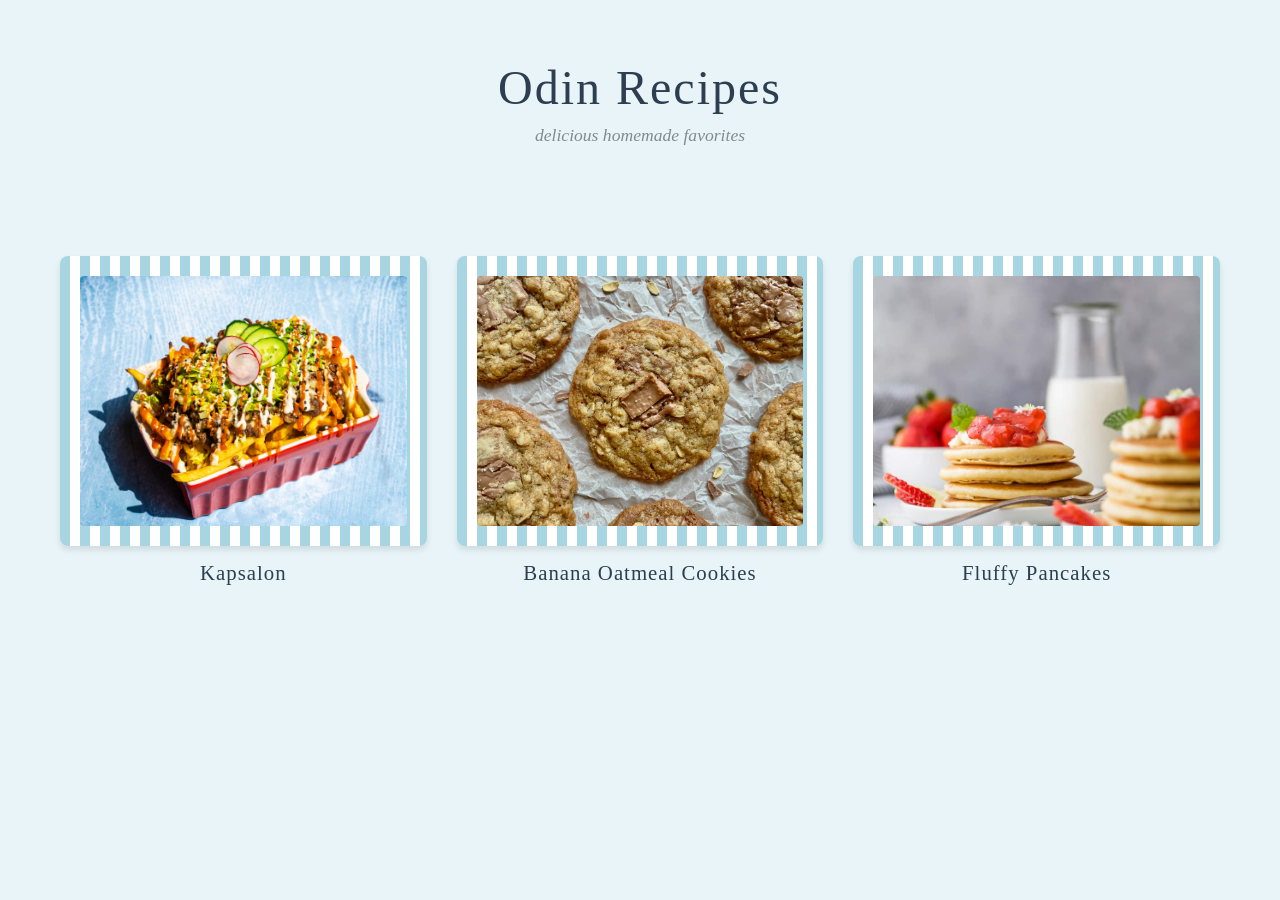
<file: index.html>
<!DOCTYPE html>
<html lang="en">
<head>
    <meta charset="UTF-8">
    <meta name="viewport" content="width=device-width, initial-scale=1.0">
    <title>Odin Recipes</title>
    <link rel="stylesheet" href="style.css">
</head>
<body>
    <div class="container">
        <header>
            <h1>Odin Recipes</h1>
            <p class="tagline">delicious homemade favorites</p>
        </header>

        <main class="recipe-grid">
            <a href="recipes/kapsalon.html" class="recipe-card">
                <div class="image-container">
                    <img src="images/kapsalon.jpeg" alt="Kapsalon">
                </div>
                <h3>Kapsalon</h3>
            </a>

            <a href="recipes/bananaoatmealcookies.html" class="recipe-card">
                <div class="image-container">
                    <img src="images/cookies.jpg" alt="Banana Oatmeal Cookies">
                </div>
                <h3>Banana Oatmeal Cookies</h3>
            </a>

            <a href="recipes/fluffypancakes.html" class="recipe-card">
                <div class="image-container">
                    <img src="images/pancakes.jpg" alt="Fluffy Pancakes">
                </div>
                <h3>Fluffy Pancakes</h3>
            </a>
        </main>
    </div>
</body>
</html>
</file>
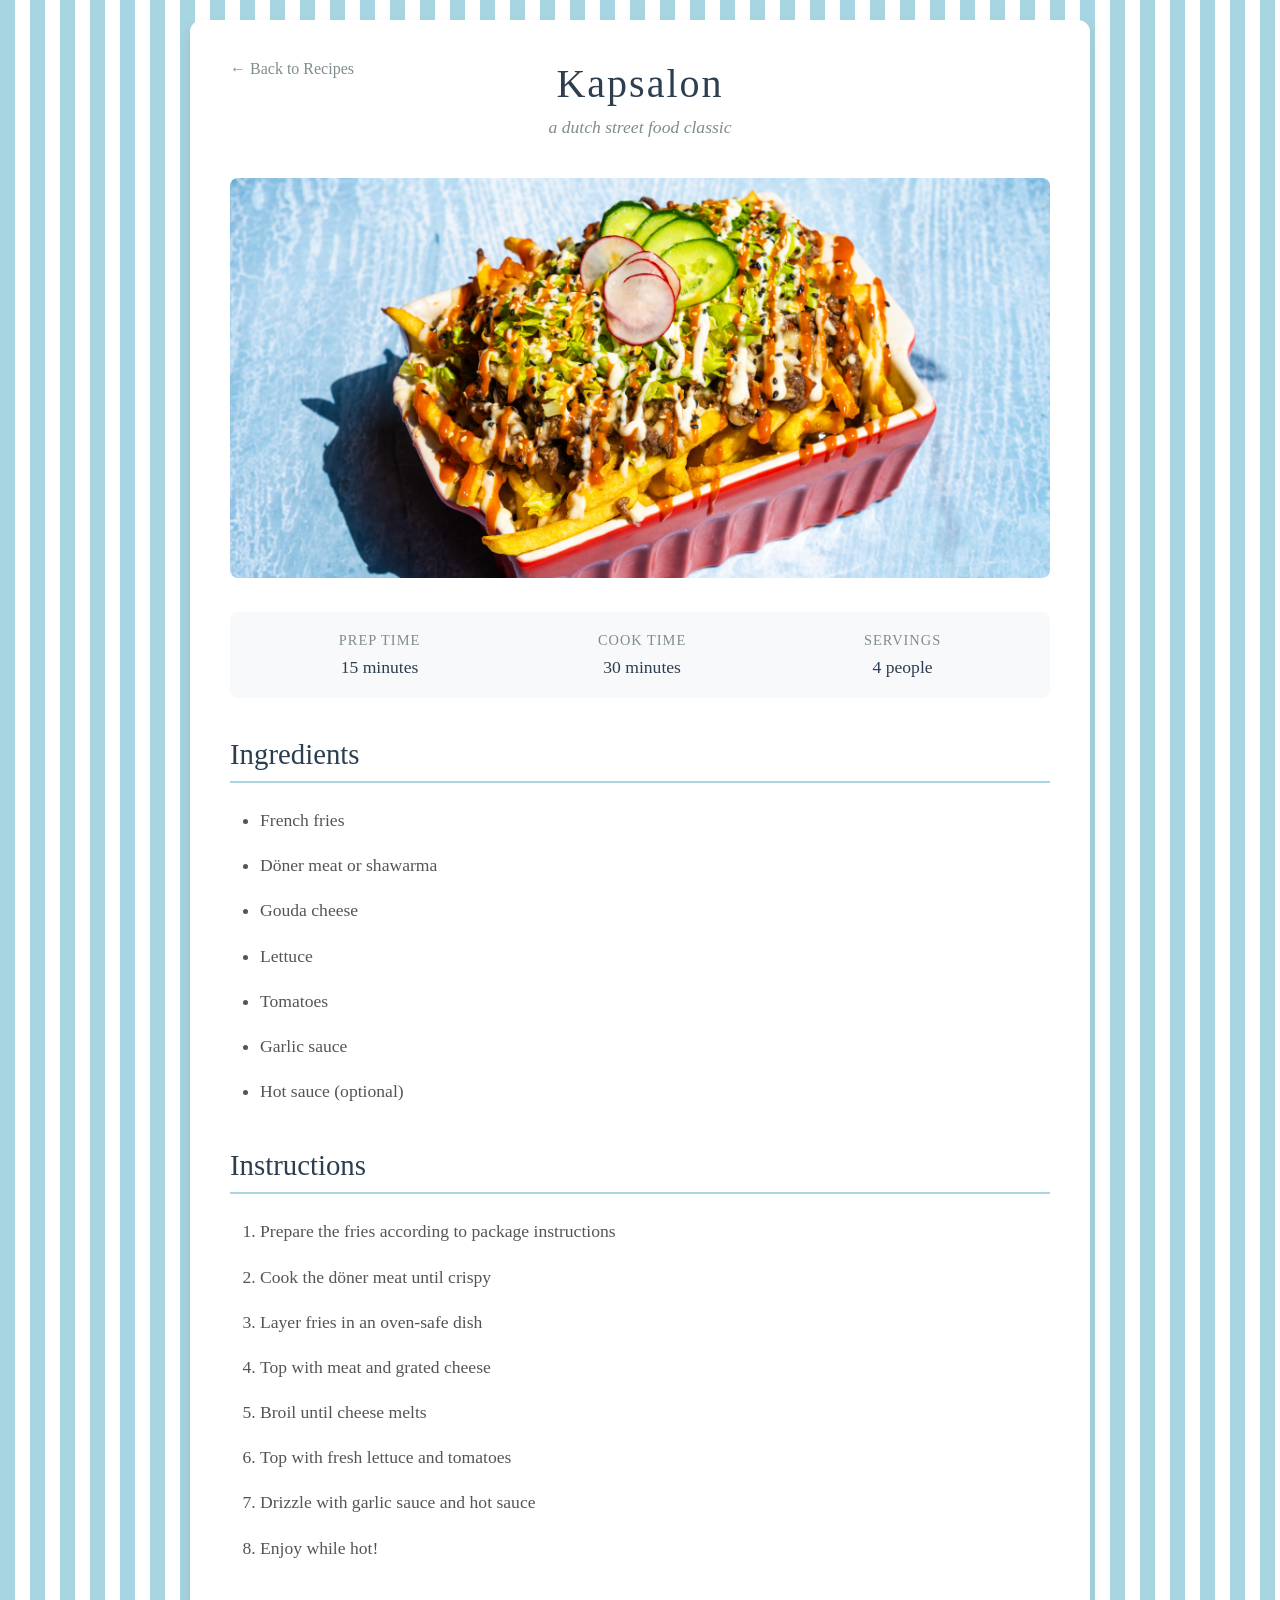
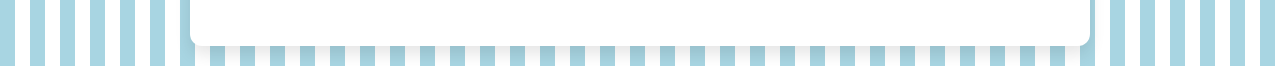
<file: recipe-style.html>
<!DOCTYPE html>
<html lang="en">
<head>
    <meta charset="UTF-8">
    <meta name="viewport" content="width=device-width, initial-scale=1.0">
    <title>Kapsalon Recipe</title>
    <link rel="stylesheet" href="../recipe-style.css">
</head>
<body>
    <div class="recipe-container">
        <header class="recipe-header">
            <a href="../index.html" class="back-button">← Back to Recipes</a>
            <h1>Kapsalon</h1>
            <p class="recipe-subtitle">a dutch street food classic</p>
        </header>

        <div class="recipe-content">
            <div class="recipe-image">
                <img src="../images/kapsalon.jpeg" alt="Kapsalon">
            </div>

            <div class="recipe-info">
                <div class="info-box">
                    <h3>Prep Time</h3>
                    <p>15 minutes</p>
                </div>
                <div class="info-box">
                    <h3>Cook Time</h3>
                    <p>30 minutes</p>
                </div>
                <div class="info-box">
                    <h3>Servings</h3>
                    <p>4 people</p>
                </div>
            </div>

            <section class="ingredients-section">
                <h2>Ingredients</h2>
                <ul>
                    <li>French fries</li>
                    <li>Döner meat or shawarma</li>
                    <li>Gouda cheese</li>
                    <li>Lettuce</li>
                    <li>Tomatoes</li>
                    <li>Garlic sauce</li>
                    <li>Hot sauce (optional)</li>
                </ul>
            </section>

            <section class="instructions-section">
                <h2>Instructions</h2>
                <ol>
                    <li>Prepare the fries according to package instructions</li>
                    <li>Cook the döner meat until crispy</li>
                    <li>Layer fries in an oven-safe dish</li>
                    <li>Top with meat and grated cheese</li>
                    <li>Broil until cheese melts</li>
                    <li>Top with fresh lettuce and tomatoes</li>
                    <li>Drizzle with garlic sauce and hot sauce</li>
                    <li>Enjoy while hot!</li>
                </ol>
            </section>
        </div>
    </div>
</body>
</html>
</file>
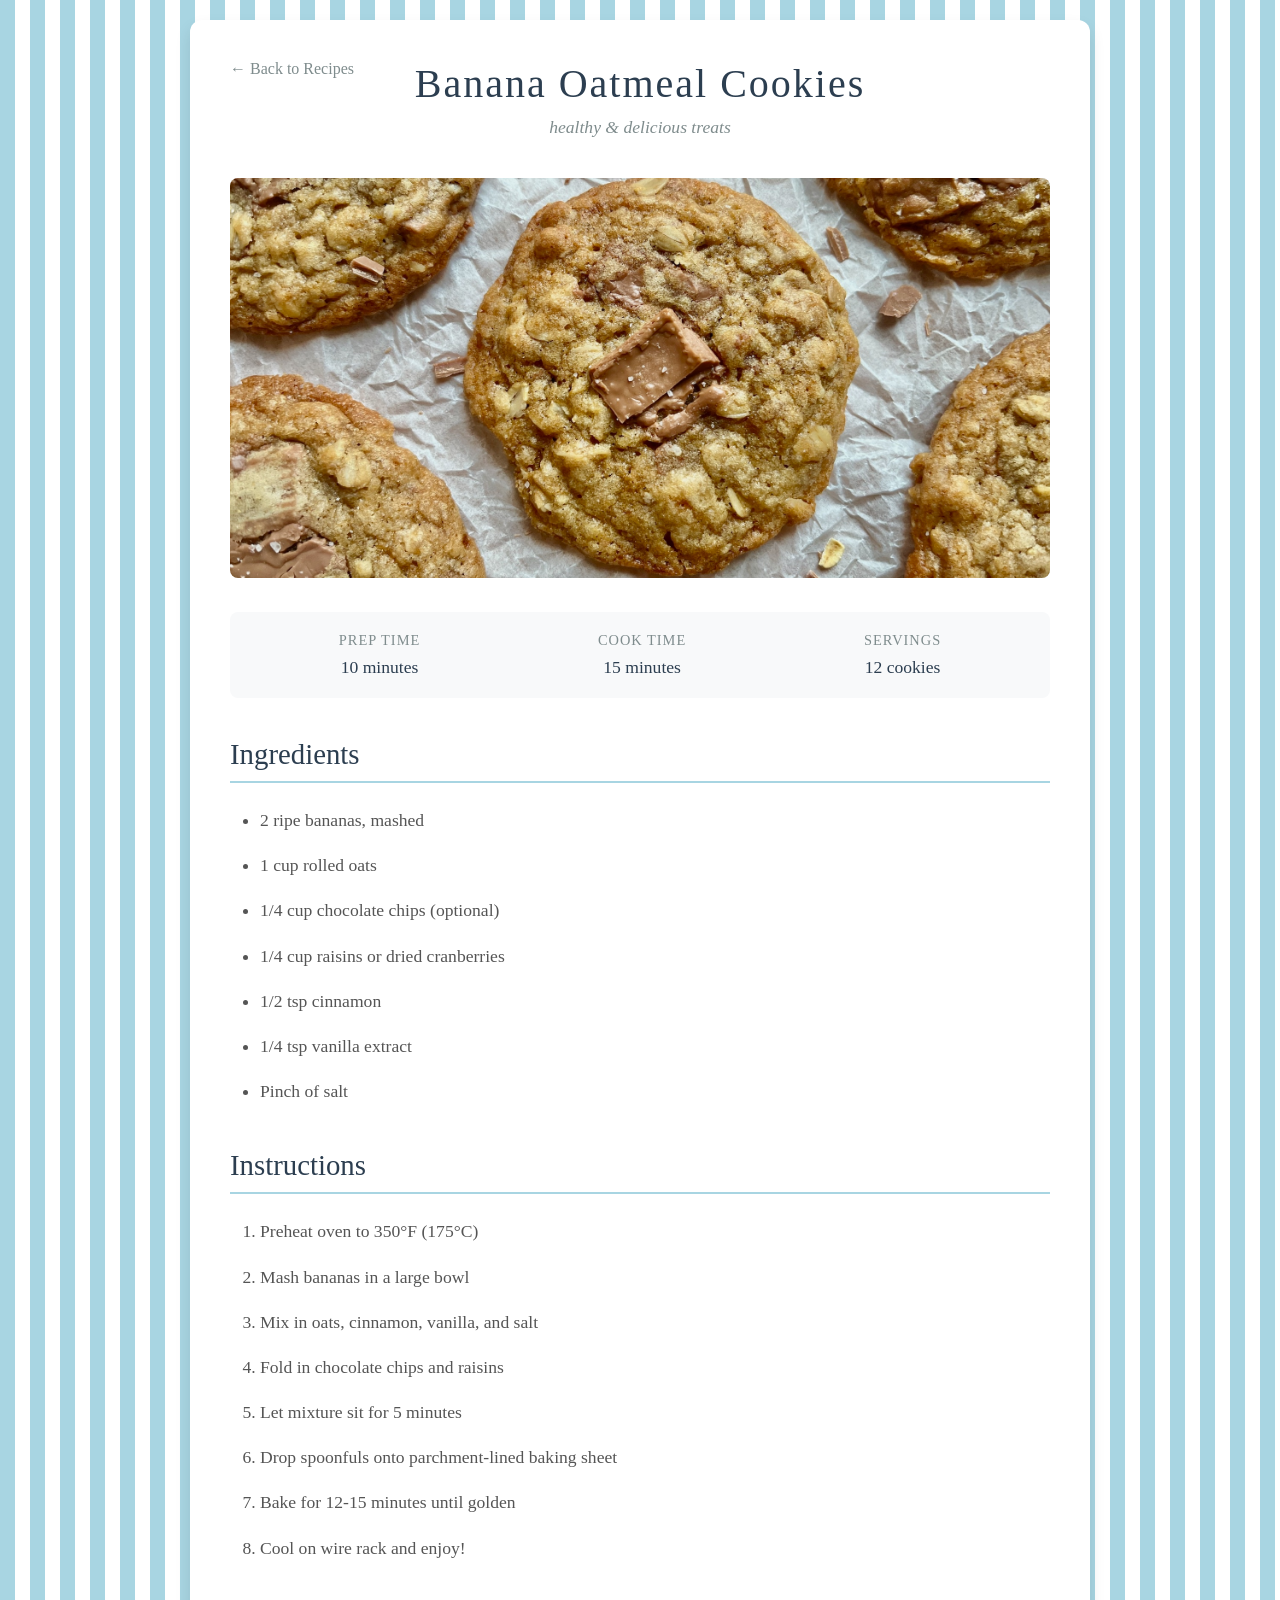
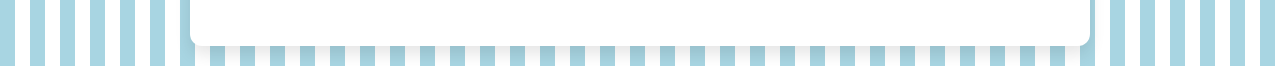
<file: recipes/bananaoatmealcookies.html>
<!DOCTYPE html>
<html lang="en">
<head>
    <meta charset="UTF-8">
    <meta name="viewport" content="width=device-width, initial-scale=1.0">
    <title>Banana Oatmeal Cookies Recipe</title>
    <link rel="stylesheet" href="../recipe-style.css">
</head>
<body>
    <div class="recipe-container">
        <header class="recipe-header">
            <a href="../index.html" class="back-button">← Back to Recipes</a>
            <h1>Banana Oatmeal Cookies</h1>
            <p class="recipe-subtitle">healthy & delicious treats</p>
        </header>

        <div class="recipe-content">
            <div class="recipe-image">
                <img src="../images/cookies.jpg" alt="Banana Oatmeal Cookies">
            </div>

            <div class="recipe-info">
                <div class="info-box">
                    <h3>Prep Time</h3>
                    <p>10 minutes</p>
                </div>
                <div class="info-box">
                    <h3>Cook Time</h3>
                    <p>15 minutes</p>
                </div>
                <div class="info-box">
                    <h3>Servings</h3>
                    <p>12 cookies</p>
                </div>
            </div>

            <section class="ingredients-section">
                <h2>Ingredients</h2>
                <ul>
                    <li>2 ripe bananas, mashed</li>
                    <li>1 cup rolled oats</li>
                    <li>1/4 cup chocolate chips (optional)</li>
                    <li>1/4 cup raisins or dried cranberries</li>
                    <li>1/2 tsp cinnamon</li>
                    <li>1/4 tsp vanilla extract</li>
                    <li>Pinch of salt</li>
                </ul>
            </section>

            <section class="instructions-section">
                <h2>Instructions</h2>
                <ol>
                    <li>Preheat oven to 350°F (175°C)</li>
                    <li>Mash bananas in a large bowl</li>
                    <li>Mix in oats, cinnamon, vanilla, and salt</li>
                    <li>Fold in chocolate chips and raisins</li>
                    <li>Let mixture sit for 5 minutes</li>
                    <li>Drop spoonfuls onto parchment-lined baking sheet</li>
                    <li>Bake for 12-15 minutes until golden</li>
                    <li>Cool on wire rack and enjoy!</li>
                </ol>
            </section>
        </div>
    </div>
</body>
</html>
</file>
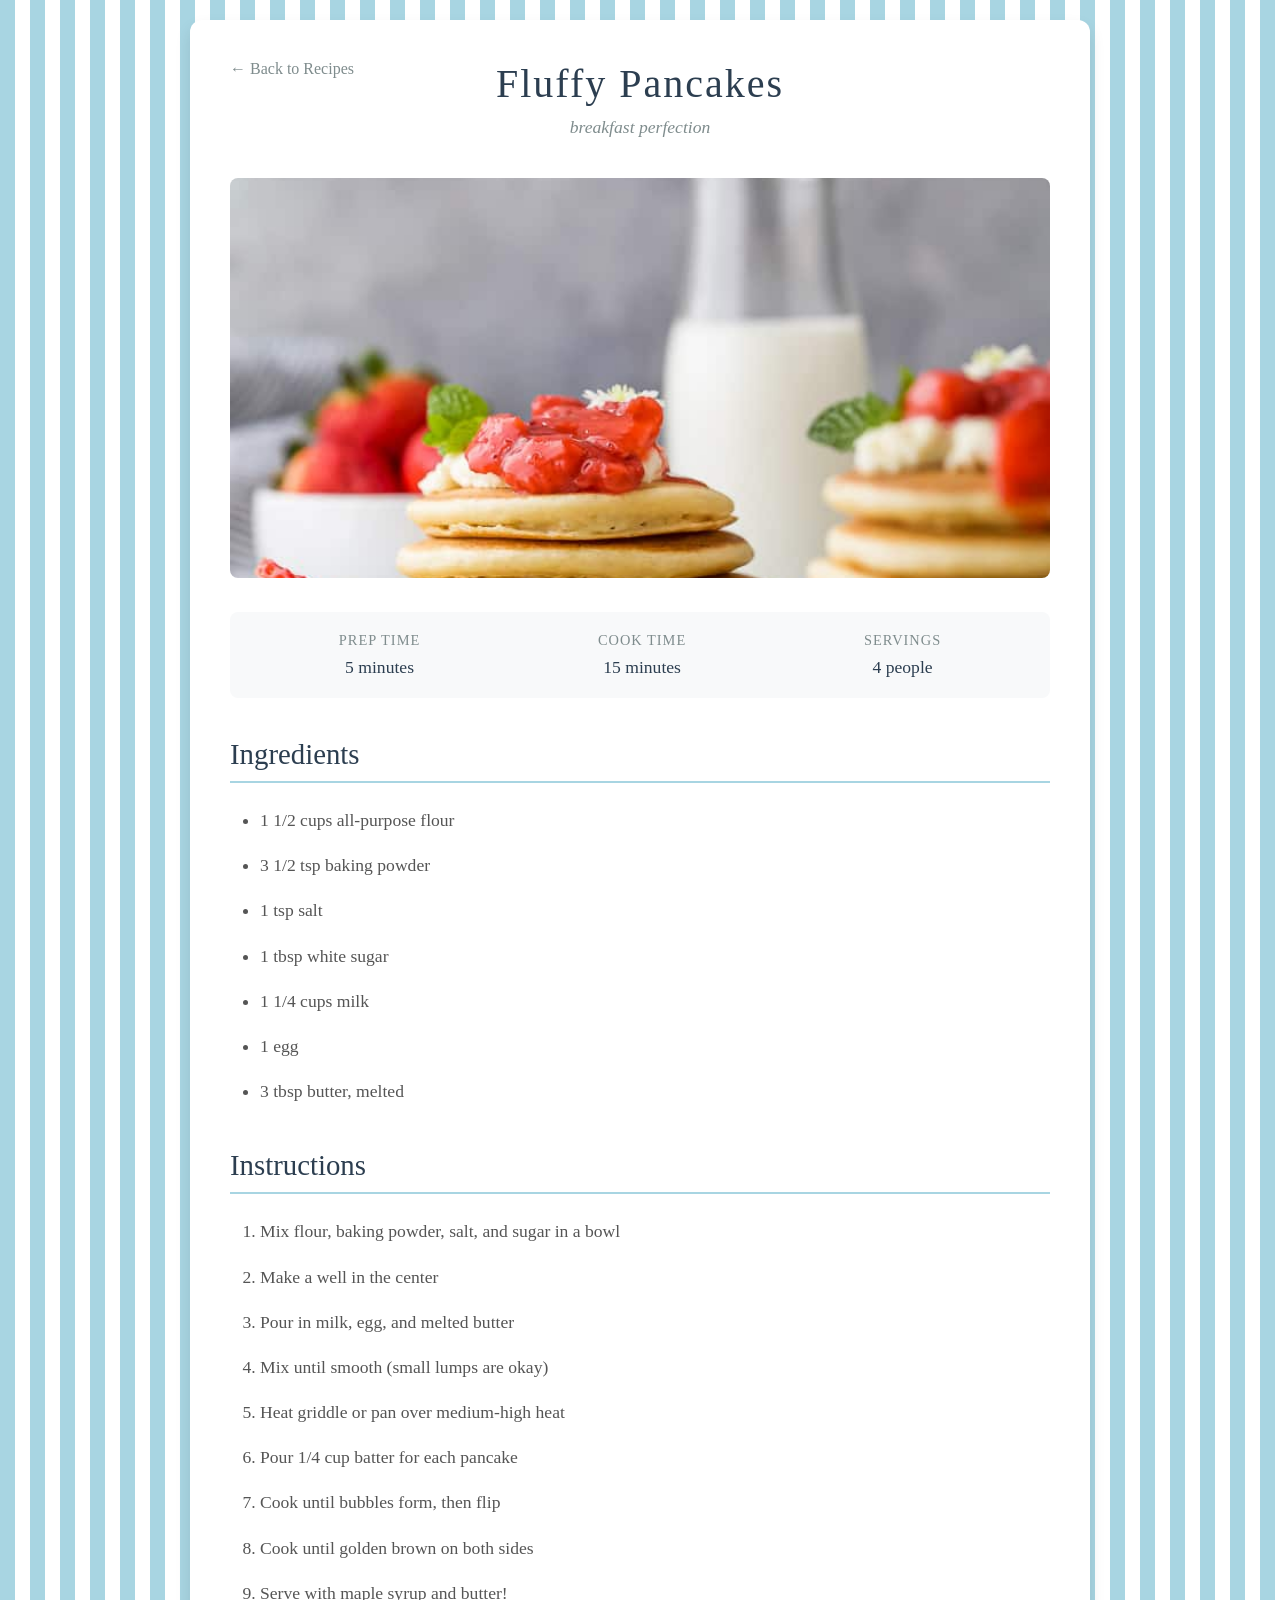
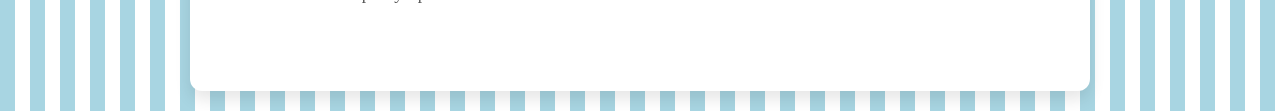
<file: recipes/fluffypancakes.html>
<!DOCTYPE html>
<html lang="en">
<head>
    <meta charset="UTF-8">
    <meta name="viewport" content="width=device-width, initial-scale=1.0">
    <title>Fluffy Pancakes Recipe</title>
    <link rel="stylesheet" href="../recipe-style.css">
</head>
<body>
    <div class="recipe-container">
        <header class="recipe-header">
            <a href="../index.html" class="back-button">← Back to Recipes</a>
            <h1>Fluffy Pancakes</h1>
            <p class="recipe-subtitle">breakfast perfection</p>
        </header>

        <div class="recipe-content">
            <div class="recipe-image">
                <img src="../images/pancakes.jpg" alt="Fluffy Pancakes">
            </div>

            <div class="recipe-info">
                <div class="info-box">
                    <h3>Prep Time</h3>
                    <p>5 minutes</p>
                </div>
                <div class="info-box">
                    <h3>Cook Time</h3>
                    <p>15 minutes</p>
                </div>
                <div class="info-box">
                    <h3>Servings</h3>
                    <p>4 people</p>
                </div>
            </div>

            <section class="ingredients-section">
                <h2>Ingredients</h2>
                <ul>
                    <li>1 1/2 cups all-purpose flour</li>
                    <li>3 1/2 tsp baking powder</li>
                    <li>1 tsp salt</li>
                    <li>1 tbsp white sugar</li>
                    <li>1 1/4 cups milk</li>
                    <li>1 egg</li>
                    <li>3 tbsp butter, melted</li>
                </ul>
            </section>

            <section class="instructions-section">
                <h2>Instructions</h2>
                <ol>
                    <li>Mix flour, baking powder, salt, and sugar in a bowl</li>
                    <li>Make a well in the center</li>
                    <li>Pour in milk, egg, and melted butter</li>
                    <li>Mix until smooth (small lumps are okay)</li>
                    <li>Heat griddle or pan over medium-high heat</li>
                    <li>Pour 1/4 cup batter for each pancake</li>
                    <li>Cook until bubbles form, then flip</li>
                    <li>Cook until golden brown on both sides</li>
                    <li>Serve with maple syrup and butter!</li>
                </ol>
            </section>
        </div>
    </div>
</body>
</html>
</file>
<file: style.css>
* {
    margin: 0;
    padding: 0;
    box-sizing: border-box;
}

body {
    font-family: 'Georgia', serif;
    background-color: #e8f4f8;
    color: #333;
    padding: 20px;
}

.container {
    max-width: 1200px;
    margin: 0 auto;
}

/* Header Styles */
header {
    text-align: center;
    margin-bottom: 50px;
    padding: 40px 20px;
}

header h1 {
    font-size: 3em;
    color: #2c3e50;
    margin-bottom: 10px;
    font-weight: 400;
    letter-spacing: 2px;
}

.tagline {
    font-style: italic;
    color: #7f8c8d;
    font-size: 1.1em;
}

/* Recipe Grid */
.recipe-grid {
    display: grid;
    grid-template-columns: repeat(auto-fit, minmax(300px, 1fr));
    gap: 30px;
    padding: 20px;
}

.recipe-card {
    text-decoration: none;
    color: inherit;
    transition: transform 0.3s ease;
}

.recipe-card:hover {
    transform: translateY(-5px);
}

.image-container {
    background: repeating-linear-gradient(
        90deg,
        #a8d5e2,
        #a8d5e2 10px,
        #fff 10px,
        #fff 20px
    );
    padding: 20px;
    border-radius: 8px;
    margin-bottom: 15px;
    box-shadow: 0 4px 6px rgba(0, 0, 0, 0.1);
}

.image-container img {
    width: 100%;
    height: 250px;
    object-fit: cover;
    border-radius: 4px;
    display: block;
}

.recipe-card h3 {
    text-align: center;
    font-size: 1.3em;
    color: #2c3e50;
    font-weight: 400;
    letter-spacing: 1px;
}
</file>
<file: recipe-style.css>
* {
    margin: 0;
    padding: 0;
    box-sizing: border-box;
}

body {
    font-family: 'Georgia', serif;
    background: repeating-linear-gradient(
        90deg,
        #a8d5e2,
        #a8d5e2 15px,
        #fff 15px,
        #fff 30px
    );
    color: #333;
    padding: 20px;
    min-height: 100vh;
}

.recipe-container {
    max-width: 900px;
    margin: 0 auto;
    background: #fff;
    padding: 40px;
    border-radius: 12px;
    box-shadow: 0 8px 16px rgba(0, 0, 0, 0.1);
}

/* Header */
.recipe-header {
    text-align: center;
    margin-bottom: 40px;
    position: relative;
}

.back-button {
    position: absolute;
    left: 0;
    top: 0;
    text-decoration: none;
    color: #7f8c8d;
    font-size: 1em;
    transition: color 0.3s ease;
}

.back-button:hover {
    color: #2c3e50;
}

.recipe-header h1 {
    font-size: 2.5em;
    color: #2c3e50;
    margin-bottom: 10px;
    font-weight: 400;
    letter-spacing: 2px;
}

.recipe-subtitle {
    font-style: italic;
    color: #7f8c8d;
    font-size: 1.1em;
}

/* Recipe Content */
.recipe-image {
    width: 100%;
    margin-bottom: 30px;
}

.recipe-image img {
    width: 100%;
    height: 400px;
    object-fit: cover;
    border-radius: 8px;
}

.recipe-info {
    display: flex;
    justify-content: space-around;
    margin-bottom: 40px;
    padding: 20px;
    background: #f8f9fa;
    border-radius: 8px;
}

.info-box {
    text-align: center;
}

.info-box h3 {
    font-size: 0.9em;
    color: #7f8c8d;
    margin-bottom: 8px;
    text-transform: uppercase;
    letter-spacing: 1px;
    font-weight: 400;
}

.info-box p {
    font-size: 1.1em;
    color: #2c3e50;
}

/* Sections */
.ingredients-section,
.instructions-section {
    margin-bottom: 40px;
}

.ingredients-section h2,
.instructions-section h2 {
    font-size: 1.8em;
    color: #2c3e50;
    margin-bottom: 20px;
    font-weight: 400;
    border-bottom: 2px solid #a8d5e2;
    padding-bottom: 10px;
}

.ingredients-section ul,
.instructions-section ol {
    padding-left: 30px;
    line-height: 2;
}

.ingredients-section li,
.instructions-section li {
    font-size: 1.1em;
    margin-bottom: 10px;
    color: #555;
}

/* Responsive */
@media (max-width: 768px) {
    .recipe-container {
        padding: 20px;
    }

    .recipe-header h1 {
        font-size: 2em;
    }

    .recipe-info {
        flex-direction: column;
        gap: 15px;
    }

    .back-button {
        position: static;
        display: block;
        margin-bottom: 20px;
    }
}
</file>
